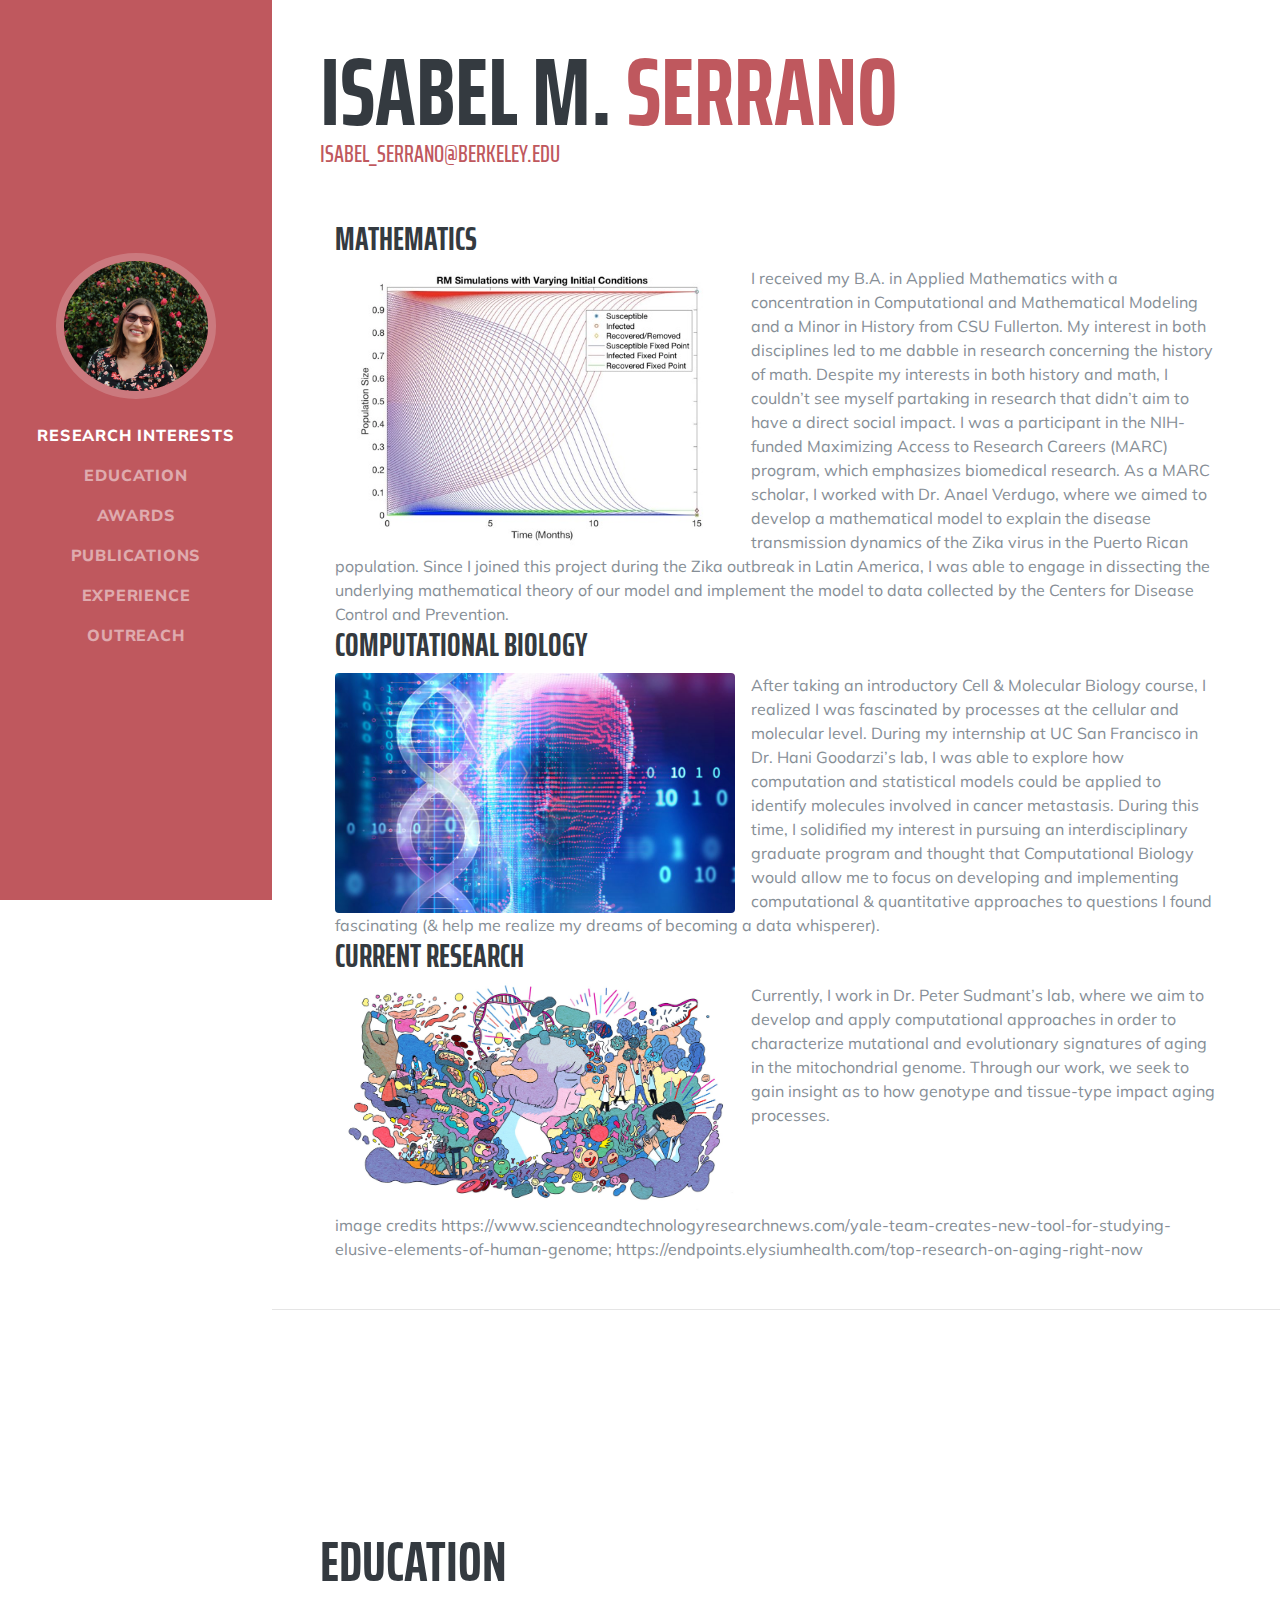
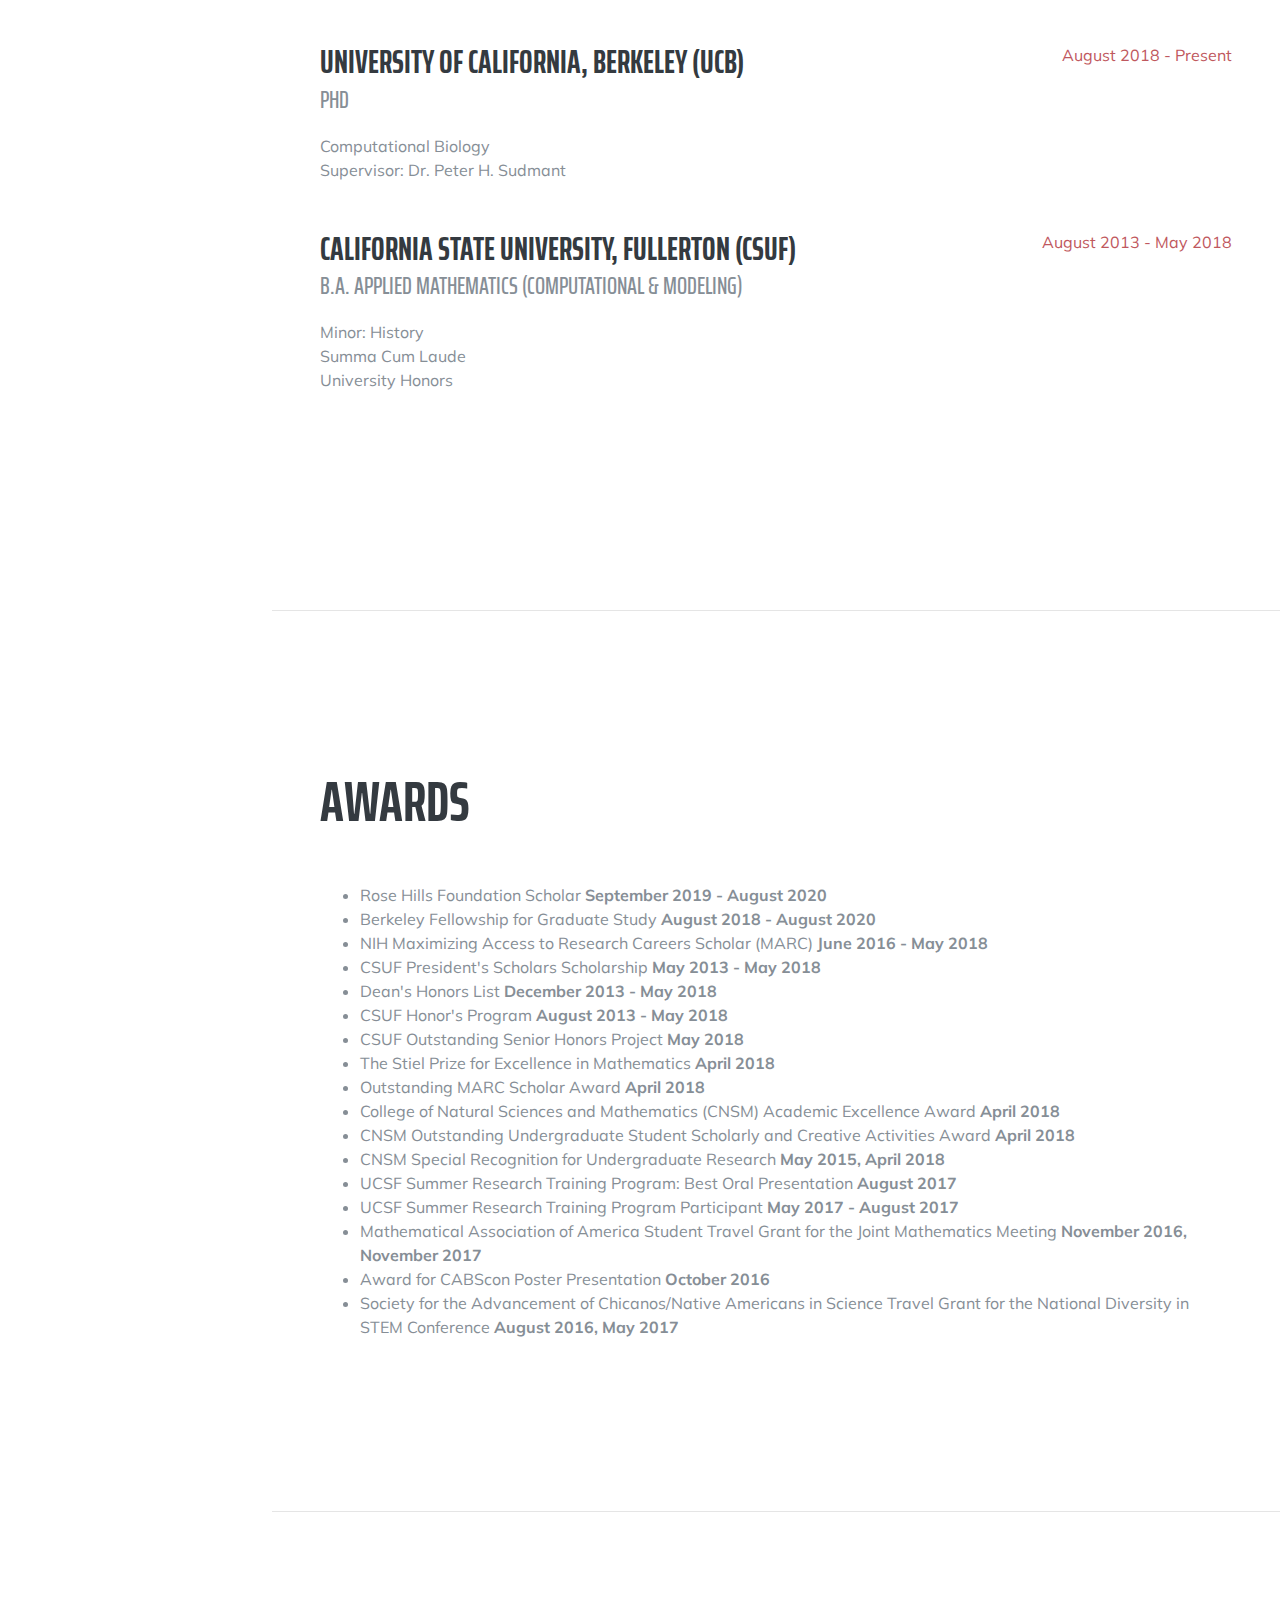
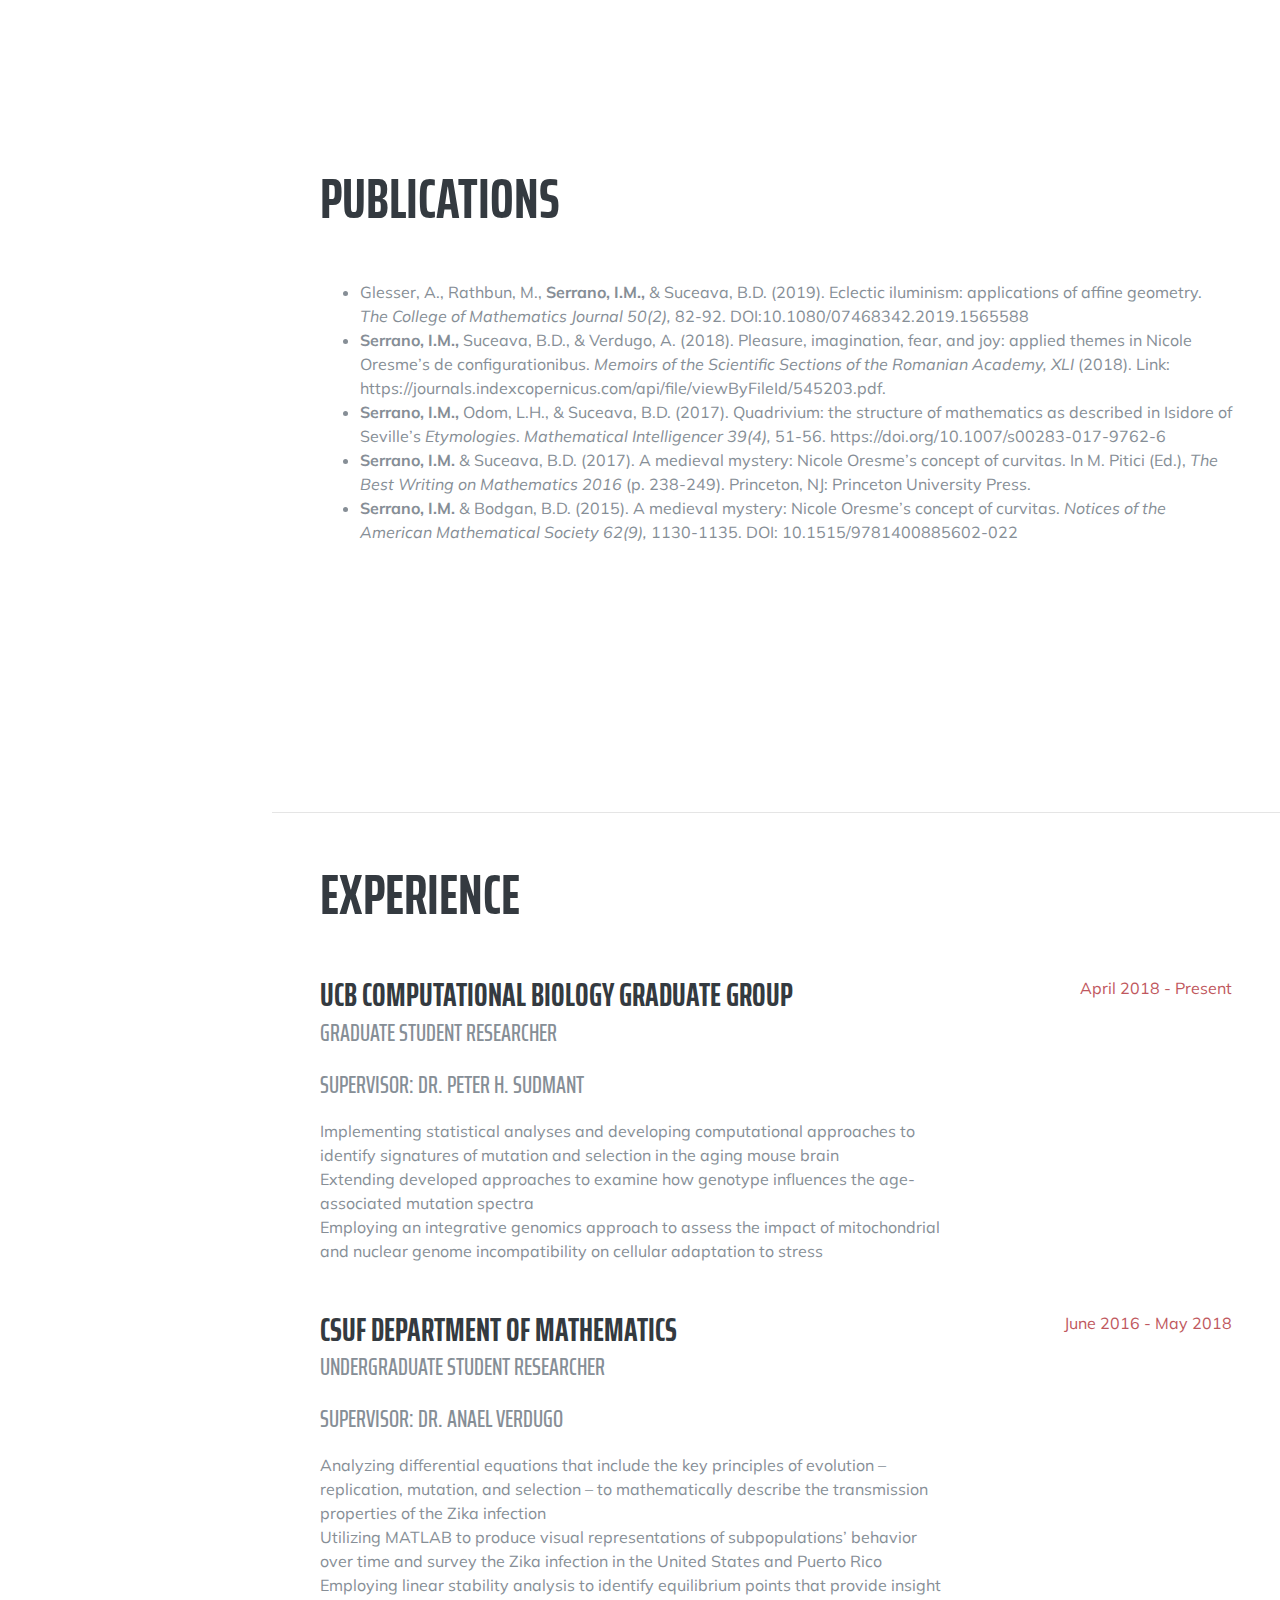
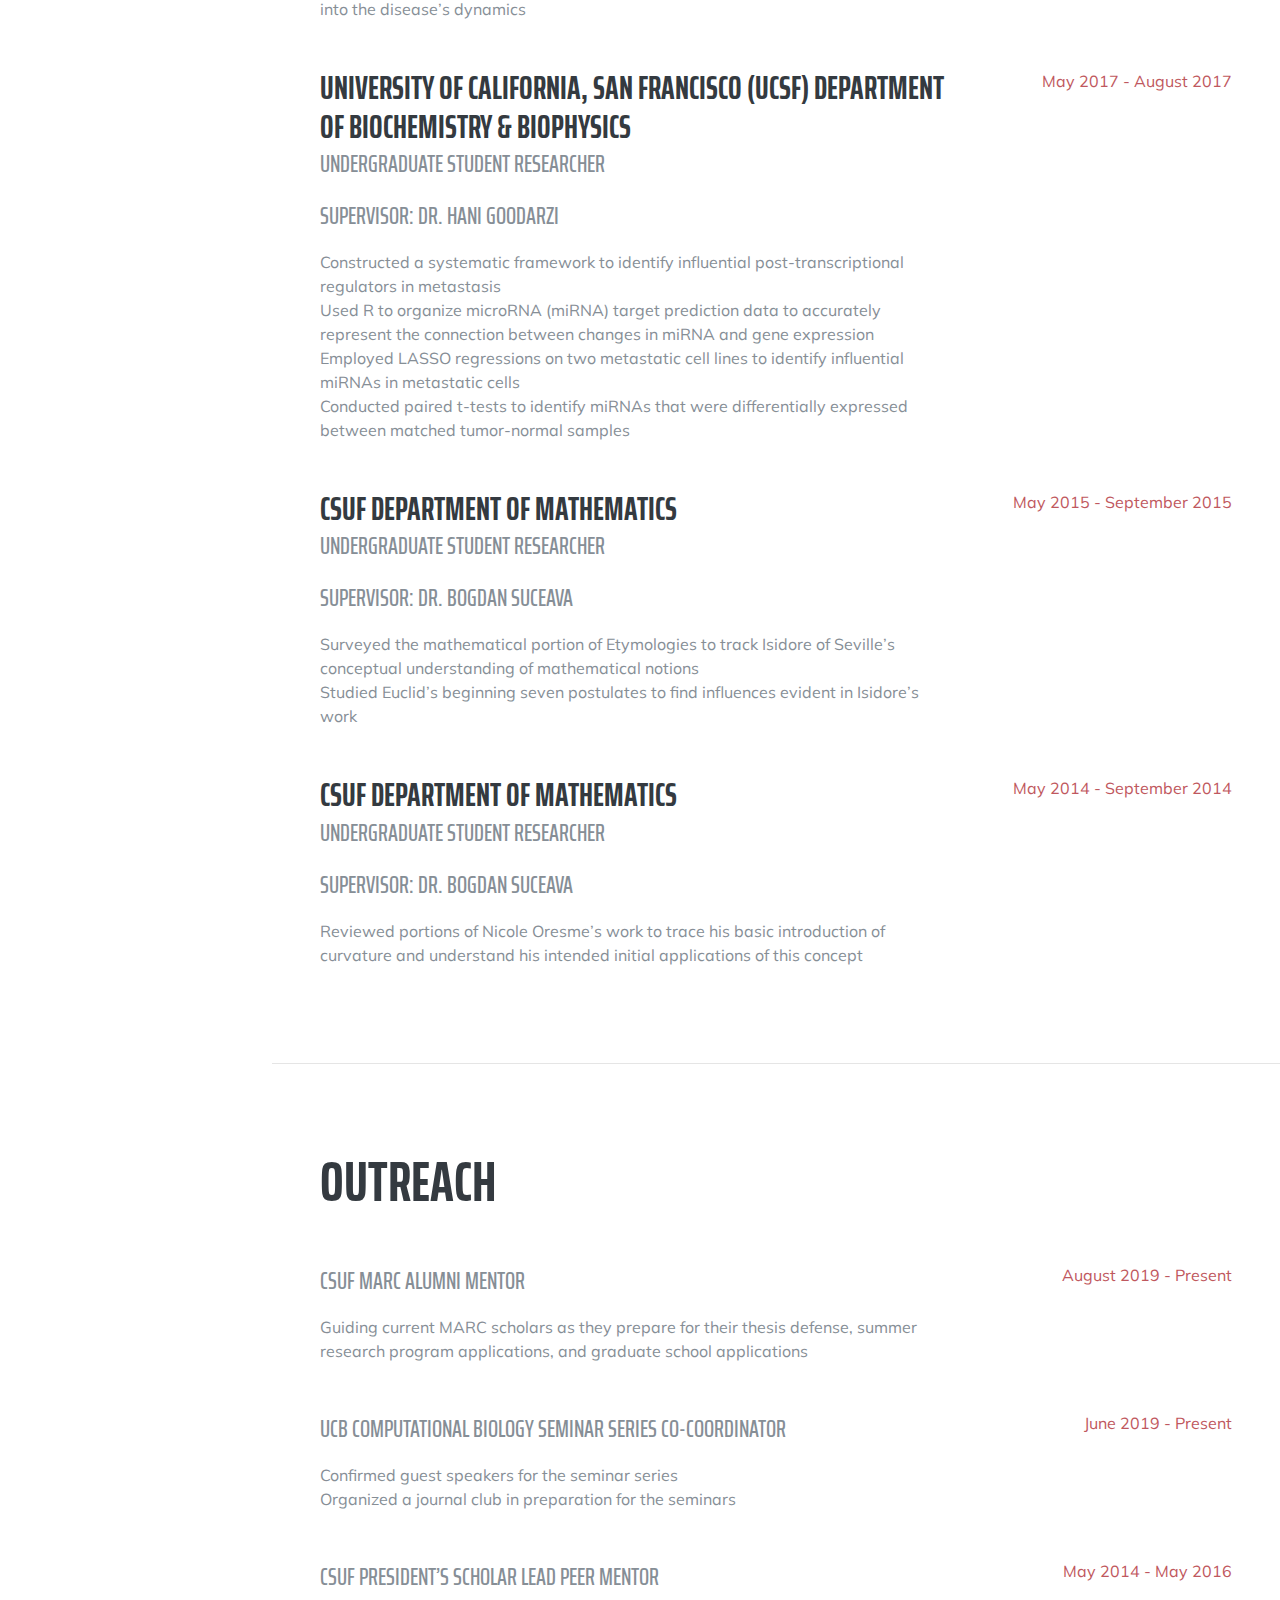
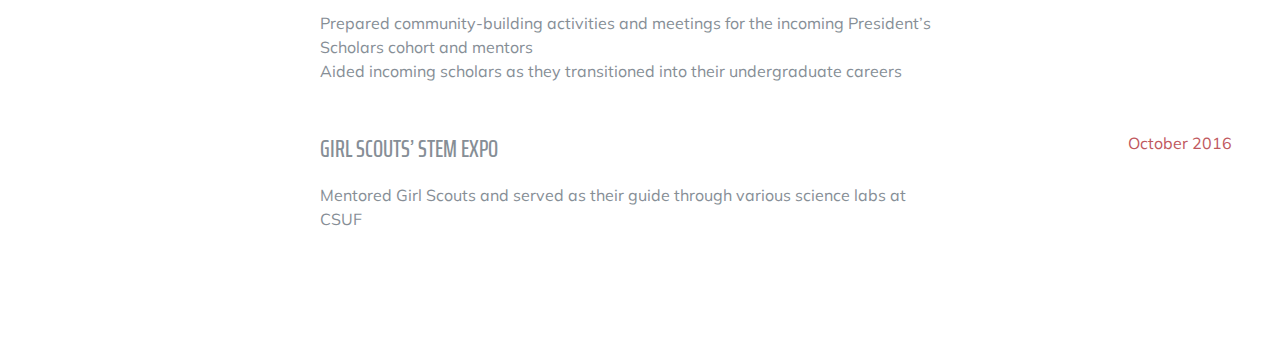
<file: index.html>
<!DOCTYPE html>
<html lang="en">

<head>

  <meta charset="utf-8">
  <meta name="viewport" content="width=device-width, initial-scale=1, shrink-to-fit=no">
  <meta name="description" content="">
  <meta name="author" content="">

  <title>Resume - Isabel M. Serrano</title>

  <!-- Bootstrap core CSS -->
  <link href="vendor/bootstrap/css/bootstrap.css" rel="stylesheet">

  <!-- Custom fonts for this template -->
  <link href="https://fonts.googleapis.com/css?family=Saira+Extra+Condensed:500,700" rel="stylesheet">
  <link href="https://fonts.googleapis.com/css?family=Muli:400,400i,800,800i" rel="stylesheet">
  <link href="vendor/fontawesome-free/css/all.min.css" rel="stylesheet">

  <!-- Custom styles for this template -->
  <link href="css/resume.css" rel="stylesheet">

</head>

<body id="page-top">

  <nav class="navbar navbar-expand-lg navbar-dark bg-primary fixed-top" id="sideNav">
    <a class="navbar-brand js-scroll-trigger" href="#page-top">
      <span class="d-block d-lg-none">Isabel M. Serrano</span>
      <span class="d-none d-lg-block">
        <img class="img-fluid img-profile rounded-circle mx-auto mb-2" src="img/profile.jpg" alt="">
      </span>
    </a>
    <button class="navbar-toggler" type="button" data-toggle="collapse" data-target="#navbarSupportedContent" aria-controls="navbarSupportedContent" aria-expanded="false" aria-label="Toggle navigation">
      <span class="navbar-toggler-icon"></span>
    </button>
    <div class="collapse navbar-collapse" id="navbarSupportedContent">
      <ul class="navbar-nav">
        <li class="nav-item">
          <a class="nav-link js-scroll-trigger" href="#about">Research Interests</a>
        </li>
        <li class="nav-item">
          <a class="nav-link js-scroll-trigger" href="#education">Education</a>
        </li>
        <li class="nav-item">
          <a class="nav-link js-scroll-trigger" href="#awards">Awards</a>
        </li>
        <li class="nav-item">
          <a class="nav-link js-scroll-trigger" href="#publications">Publications</a>
        </li>
        <li class="nav-item">
          <a class="nav-link js-scroll-trigger" href="#experience">Experience</a>
        </li>
        <li class="nav-item">
          <a class="nav-link js-scroll-trigger" href="#outreach">Outreach</a>
        </li>
      </ul>
    </div>
  </nav>

  <div class="container-fluid p-0">

    <section class="resume-section p-3 p-lg-5 d-flex align-items-center" id="about">
      <div class="w-100">
        <h1 class="mb-0">Isabel M.
          <span class="text-primary">Serrano</span>
        </h1>
        <div class="subheading mb-5">
          <a href="mailto:name@email.com">isabel_serrano@berkeley.edu</a>
        </div> 
        
        <div class="container">
            <div class="row">
                <div class="col-xl-12">
                <h3> Mathematics </h3>
                <img class="mr-3 rounded float-left researchimg" src="./img/math.jpg">
                I received my B.A. in Applied Mathematics with a concentration in Computational and Mathematical Modeling and a Minor in History from CSU Fullerton. My interest in both disciplines led to me dabble in research concerning the history of math. Despite my interests in both history and math, I couldn’t see myself partaking in research that didn’t aim to have a direct social impact. I was a participant in the NIH-funded Maximizing Access to Research Careers (MARC) program, which emphasizes biomedical research. As a MARC scholar, I worked with Dr. Anael Verdugo, where we aimed to develop a mathematical model to explain the disease transmission dynamics of the Zika virus in the Puerto Rican population. Since I joined this project during the Zika outbreak in Latin America, I was able to engage in dissecting the underlying mathematical theory of our model and implement the model to data collected by the Centers for Disease Control and Prevention.
                </div> 
            </div> 
            
            <div class="row">
                <div class="col-xl-12">
                <h3> Computational Biology </h3>
                <img class="mr-3 rounded float-left researchimg" src="./img/Computation.jpg">
            After taking an introductory Cell &amp; Molecular Biology course, I realized I was fascinated by processes at the cellular and molecular level. During my internship at UC San Francisco in Dr. Hani Goodarzi’s lab, I was able to explore how computation and statistical models could be applied to identify molecules involved in cancer metastasis. During this time, I solidified my interest in pursuing an interdisciplinary graduate program and thought that Computational Biology would allow me to focus on developing and implementing computational &amp; quantitative approaches to questions I found fascinating (&amp; help me realize my dreams of becoming a data whisperer).
                </div> 
            </div> 
            
            <div class="row">
                <div class="col-xl-12">
                <h3> Current Research </h3>
                <img class="mr-3 rounded float-left researchimg" src="./img/Aging.jpg">
            Currently, I work in Dr. Peter Sudmant’s lab, where we aim to develop and apply computational approaches in order to characterize mutational and evolutionary signatures of aging in the mitochondrial genome. Through our work, we seek to gain insight as to how genotype and tissue-type impact aging processes.
                </div> 
            </div> 

            <div class="row">
                <div class="col-xl-12">
                    image credits https://www.scienceandtechnologyresearchnews.com/yale-team-creates-new-tool-for-studying-elusive-elements-of-human-genome; https://endpoints.elysiumhealth.com/top-research-on-aging-right-now

                </div> 
            </div> 

        </div> 

      </div> 



    </section>
    
     <hr class="m-0">

    <section class="resume-section p-3 p-lg-5 d-flex align-items-center" id="education">
      <div class="w-100">
        <h2 class="mb-5">Education</h2>

        <div class="resume-item d-flex flex-column flex-md-row justify-content-between mb-5">
          <div class="resume-content">
            <h3 class="mb-0">University of California, Berkeley (UCB)</h3>
            <div class="subheading mb-3">PhD</div>
            <div>Computational Biology</div>
            <div>Supervisor: Dr. Peter H. Sudmant</div>
          </div>
          <div class="resume-date text-md-right">
            <span class="text-primary">August 2018 - Present</span>
          </div>
        </div>

        <div class="resume-item d-flex flex-column flex-md-row justify-content-between">
          <div class="resume-content">
            <h3 class="mb-0">California State University, Fullerton (CSUF)</h3>
            <div class="subheading mb-3">B.A. Applied Mathematics (Computational & Modeling)</div>
            <div> Minor: History</div>
            <div>Summa Cum Laude</div>
            <div>University Honors</div>
          </div>
          <div class="resume-date text-md-right">
            <span class="text-primary">August 2013 - May 2018</span>
          </div>
        </div>

      </div>
    </section>
    
     <hr class="m-0">

    <section class="resume-section p-3 p-lg-5 d-flex align-items-center" id="awards">
      <div class="w-100">
        <h2 class="mb-5">Awards</h2>
        <ul>
          <li>
            Rose Hills Foundation Scholar   <strong> September 2019 - August 2020 </strong>  </li>
          <li>
            Berkeley Fellowship for Graduate Study  <strong> August 2018 - August 2020 </strong> </li>
          <li>
            NIH Maximizing Access to Research Careers Scholar (MARC)   <strong> June 2016 - May 2018</strong> </li>
          <li>
            CSUF President's Scholars Scholarship  <strong>  May 2013 - May 2018</strong> </li>
          <li>
            Dean's Honors List  <strong> December 2013 - May 2018</strong> </li>
          <li>
            CSUF Honor's Program <strong>  August 2013 - May 2018</strong> </li>
          <li>
            CSUF Outstanding Senior Honors Project  <strong> May 2018</strong> </li>
          <li>
            The Stiel Prize for Excellence in Mathematics   <strong> April 2018</strong> </li>
          <li>
            Outstanding MARC Scholar Award   <strong> April 2018</strong> </li>
          <li>
            College of Natural Sciences and Mathematics (CNSM) Academic Excellence Award  <strong> April 2018</strong> </li>
          <li>
            CNSM Outstanding Undergraduate Student Scholarly and Creative Activities Award   <strong> April 2018</strong> </li>
           <li>
            CNSM Special Recognition for Undergraduate Research   <strong> May 2015, April 2018</strong> </li>
           <li>
            UCSF Summer Research Training Program: Best Oral Presentation  <strong> August 2017</strong> </li>
           <li>
            UCSF Summer Research Training Program Participant   <strong> May 2017 - August 2017</strong> </li>
           <li>
            Mathematical Association of America Student Travel Grant for the Joint Mathematics Meeting   <strong> November 2016, November 2017</strong> </li>
           <li>
            Award for CABScon Poster Presentation <strong>October 2016</strong> </li>
           <li>
            Society for the Advancement of Chicanos/Native Americans in Science Travel Grant for the National Diversity in STEM Conference <strong>  August 2016, May 2017</strong> </li>
        </ul>
      </div>
    </section>
    
      <hr class="m-0">

    <section class="resume-section p-3 p-lg-5 d-flex align-items-center" id="publications">
      <div class="w-100">
        <h2 class="mb-5">Publications</h2>
        <ul>
          <li>
            Glesser, A., Rathbun, M., <strong>Serrano, I.M.,</strong> &amp; Suceava, B.D. (2019). Eclectic iluminism: applications of affine geometry. <i>The College of Mathematics Journal 50(2), </i> 82-92. DOI:10.1080/07468342.2019.1565588
 </li>
          <li>
           <strong>Serrano, I.M.,</strong> Suceava, B.D., &amp; Verdugo, A. (2018). Pleasure, imagination, fear, and joy: applied themes in Nicole Oresme’s de configurationibus. <i>Memoirs of the Scientific Sections of the Romanian Academy, XLI </i> (2018). Link: https://journals.indexcopernicus.com/api/file/viewByFileId/545203.pdf.
</li>
          <li>
         <strong>Serrano, I.M.,</strong> Odom, L.H., &amp; Suceava, B.D. (2017). Quadrivium: the structure of mathematics as described in Isidore of Seville’s <i>Etymologies</i>. <i>Mathematical Intelligencer 39(4),</i> 51-56. https://doi.org/10.1007/s00283-017-9762-6
</li>
          <li>
          <strong> Serrano, I.M. </strong> &amp; Suceava, B.D. (2017). A medieval mystery: Nicole Oresme’s concept of curvitas. In M. Pitici (Ed.), <i>The Best Writing on Mathematics 2016 </i> (p. 238-249). Princeton, NJ: Princeton University Press. 
</li>
          <li>
          <strong>Serrano, I.M. </strong> &amp; Bodgan, B.D. (2015). A medieval mystery: Nicole Oresme’s concept of curvitas. <i>Notices of the American Mathematical Society 62(9),</i> 1130-1135. DOI: 10.1515/9781400885602-022</li>
       
        </ul>
      </div>
    </section>

    <hr class="m-0">

    <section class="resume-section p-3 p-lg-5 d-flex justify-content-center" id="experience">
      <div class="w-100">
        <h2 class="mb-5">Experience</h2>

        <div class="resume-item d-flex flex-column flex-md-row justify-content-between mb-5">
          <div class="resume-content">
            <h3 class="mb-0">UCB Computational Biology Graduate Group</h3>
            <div class="subheading mb-3">Graduate Student Researcher</div>
            <div class="subheading mb-3">Supervisor: Dr. Peter H. Sudmant</div>
            <div> Implementing statistical analyses and developing computational approaches to identify signatures of mutation and selection in the aging mouse brain </div>
            <div> Extending developed approaches to examine how genotype influences the age-associated mutation spectra </div>
            <div> Employing an integrative genomics approach to assess the impact of mitochondrial and nuclear genome incompatibility on cellular adaptation to stress </div>
          </div>
          <div class="resume-date text-md-right">
            <span class="text-primary"> April 2018 - Present</span>
          </div>
        </div>

       <div class="resume-item d-flex flex-column flex-md-row justify-content-between mb-5">
          <div class="resume-content">
            <h3 class="mb-0">CSUF Department of Mathematics</h3>
            <div class="subheading mb-3">Undergraduate Student Researcher</div>
            <div class="subheading mb-3">Supervisor: Dr. Anael Verdugo</div>
            <div> Analyzing differential equations that include the key principles of evolution – replication, mutation, and selection – to mathematically describe the transmission properties of the Zika infection
 </div>
            <div> Utilizing MATLAB to produce visual representations of subpopulations’ behavior over time and survey the Zika infection in the United States and Puerto Rico</div>
            <div> Employing linear stability analysis to identify equilibrium points that provide insight into the disease’s dynamics </div>
          </div>
          <div class="resume-date text-md-right">
            <span class="text-primary"> June 2016 - May 2018</span>
          </div>
        </div>

        <div class="resume-item d-flex flex-column flex-md-row justify-content-between mb-5">
          <div class="resume-content">
            <h3 class="mb-0">University of California, San Francisco (UCSF) Department of Biochemistry &amp; Biophysics</h3>
            <div class="subheading mb-3">Undergraduate Student Researcher</div>
            <div class="subheading mb-3">Supervisor: Dr. Hani Goodarzi</div>
            <div> Constructed a systematic framework to identify influential post-transcriptional regulators in metastasis
 </div>
            <div> Used R to organize microRNA (miRNA) target prediction data to accurately represent the connection between changes in miRNA and gene expression  
</div>
            <div> Employed LASSO regressions on two metastatic cell lines to identify influential miRNAs in metastatic cells
 </div>
            <div> Conducted paired t-tests to identify miRNAs that were differentially expressed between matched tumor-normal samples
</div>
          </div>
          <div class="resume-date text-md-right">
            <span class="text-primary"> May 2017 - August 2017</span>
          </div>
        </div>
        
         <div class="resume-item d-flex flex-column flex-md-row justify-content-between mb-5">
          <div class="resume-content">
            <h3 class="mb-0">CSUF Department of Mathematics</h3>
            <div class="subheading mb-3">Undergraduate Student Researcher</div>
            <div class="subheading mb-3">Supervisor: Dr. Bogdan Suceava</div>
            <div> Surveyed the mathematical portion of Etymologies to track Isidore of Seville’s conceptual understanding of mathematical notions
 </div>
            <div> Studied Euclid’s beginning seven postulates to find influences evident in Isidore’s work
 </div>
          </div>
          <div class="resume-date text-md-right">
            <span class="text-primary"> May 2015 - September 2015</span>
          </div>
        </div>

     
            <div class="resume-item d-flex flex-column flex-md-row justify-content-between mb-5">
          <div class="resume-content">
            <h3 class="mb-0">CSUF Department of Mathematics</h3>
            <div class="subheading mb-3">Undergraduate Student Researcher</div>
            <div class="subheading mb-3">Supervisor: Dr. Bogdan Suceava</div>
            <div> Reviewed portions of Nicole Oresme’s work to trace his basic introduction of curvature and understand his intended initial applications of this concept 
 </div>
          </div>
          <div class="resume-date text-md-right">
            <span class="text-primary"> May 2014 - September 2014</span>
          </div>
        </div>
        

      </div>

    </section>
    
    
  <hr class="m-0">

    <section class="resume-section p-3 p-lg-5 d-flex align-items-center" id="outreach">
      <div class="w-100">
        <h2 class="mb-5">Outreach</h2>

        <div class="resume-item d-flex flex-column flex-md-row justify-content-between mb-5">
          <div class="resume-content">
            <div class="subheading mb-3">CSUF MARC Alumni Mentor</div>
            <div>Guiding current MARC scholars as they prepare for their thesis defense, summer research program applications, and graduate school applications</div>
          </div>
          <div class="resume-date text-md-right">
            <span class="text-primary">August 2019 - Present</span>
          </div>
        </div>
        
          <div class="resume-item d-flex flex-column flex-md-row justify-content-between mb-5">
          <div class="resume-content">
            <div class="subheading mb-3">UCB Computational Biology Seminar Series Co-Coordinator </div>
            <div>Confirmed guest speakers for the seminar series</div>
            <div>Organized a journal club in preparation for the seminars</div>
          </div>
          <div class="resume-date text-md-right">
            <span class="text-primary">June 2019 - Present</span>
          </div>
        </div>
        
          <div class="resume-item d-flex flex-column flex-md-row justify-content-between mb-5">
          <div class="resume-content">
            <div class="subheading mb-3">CSUF President’s Scholar Lead Peer Mentor </div>
            <div>Prepared community-building activities and meetings for the incoming President’s Scholars cohort and mentors</div>
            <div>Aided incoming scholars as they transitioned into their undergraduate careers</div>
          </div>
          <div class="resume-date text-md-right">
            <span class="text-primary">May 2014 - May 2016</span>
          </div>
        </div>
        
        <div class="resume-item d-flex flex-column flex-md-row justify-content-between mb-5">
          <div class="resume-content">
            <div class="subheading mb-3">Girl Scouts’ STEM Expo </div>
            <div>Mentored Girl Scouts and served as their guide through various science labs at CSUF</div>
          </div>
          <div class="resume-date text-md-right">
            <span class="text-primary">October 2016</span>
          </div>
        </div>

      </div>
    </section>

  </div>

  <!-- Bootstrap core JavaScript -->
  <script src="vendor/jquery/jquery.min.js"></script>
  <script src="vendor/bootstrap/js/bootstrap.bundle.min.js"></script>

  <!-- Plugin JavaScript -->
  <script src="vendor/jquery-easing/jquery.easing.min.js"></script>

  <!-- Custom scripts for this template -->
  <script src="js/resume.min.js"></script>

</body>

</html>
</file>
<file: css/resume.css>
/*!
 * Start Bootstrap - Resume v5.0.8 (https://startbootstrap.com/template-overviews/resume)
 * Copyright 2013-2019 Start Bootstrap
 * Licensed under MIT (https://github.com/BlackrockDigital/startbootstrap-resume/blob/master/LICENSE)
 */

body {
  font-family: 'Muli', -apple-system, BlinkMacSystemFont, 'Segoe UI', Roboto, 'Helvetica Neue', Arial, sans-serif, 'Apple Color Emoji', 'Segoe UI Emoji', 'Segoe UI Symbol', 'Noto Color Emoji';
  padding-top: 54px;
  color: #868e96;
}

@media (min-width: 992px) {
  body {
    padding-top: 0;
    padding-left: 17rem;
  }
}

h1,
h2,
h3,
h4,
h5,
h6 {
  font-family: 'Saira Extra Condensed', -apple-system, BlinkMacSystemFont, 'Segoe UI', Roboto, 'Helvetica Neue', Arial, sans-serif, 'Apple Color Emoji', 'Segoe UI Emoji', 'Segoe UI Symbol', 'Noto Color Emoji';
  font-weight: 700;
  text-transform: uppercase;
  color: #343a40;
}

h1 {
  font-size: 6rem;
  line-height: 5.5rem;
}

h2 {
  font-size: 3.5rem;
}

h3 {
  font-size: 2rem;
}

p.lead {
  font-size: 1.15rem;
  font-weight: 400;
}

.subheading {
  text-transform: uppercase;
  font-weight: 500;
  font-family: 'Saira Extra Condensed', -apple-system, BlinkMacSystemFont, 'Segoe UI', Roboto, 'Helvetica Neue', Arial, sans-serif, 'Apple Color Emoji', 'Segoe UI Emoji', 'Segoe UI Symbol', 'Noto Color Emoji';
  font-size: 1.5rem;
}

.social-icons a {
  display: inline-block;
  height: 3.5rem;
  width: 3.5rem;
  background-color: #495057;
  color: #fff !important;
  border-radius: 100%;
  text-align: center;
  font-size: 1.5rem;
  line-height: 3.5rem;
  margin-right: 1rem;
}

.social-icons a:last-child {
  margin-right: 0;
}

.social-icons a:hover {
  background-color: #BF585E;
}

.dev-icons {
  font-size: 3rem;
}

.dev-icons .list-inline-item i:hover {
  color: #BF585E;
}

#sideNav .navbar-nav .nav-item .nav-link {
  font-weight: 800;
  letter-spacing: 0.05rem;
  text-transform: uppercase;
}

#sideNav .navbar-toggler:focus {
  outline-color: #d48a6e;
}

@media (min-width: 992px) {
  #sideNav {
    text-align: center;
    position: fixed;
    top: 0;
    left: 0;
    display: flex;
    flex-direction: column;
    width: 17rem;
    height: 100vh;
  }
  #sideNav .navbar-brand {
    display: flex;
    margin: auto auto 0;
    padding: 0.5rem;
  }
  #sideNav .navbar-brand .img-profile {
    max-width: 10rem;
    max-height: 10rem;
    border: 0.5rem solid rgba(255, 255, 255, 0.2);
  }
  #sideNav .navbar-collapse {
    display: flex;
    align-items: flex-start;
    flex-grow: 0;
    width: 100%;
    margin-bottom: auto;
  }
  #sideNav .navbar-collapse .navbar-nav {
    flex-direction: column;
    width: 100%;
  }
  #sideNav .navbar-collapse .navbar-nav .nav-item {
    display: block;
  }
  #sideNav .navbar-collapse .navbar-nav .nav-item .nav-link {
    display: block;
  }
}

section.resume-section {
  padding-top: 5rem !important;
  padding-bottom: 5rem !important;
  max-width: 75rem;
}

section.resume-section .resume-item .resume-date {
  min-width: none;
}

@media (min-width: 768px) {
  section.resume-section {
    min-height: 100vh;
  }
  section.resume-section .resume-item .resume-date {
    min-width: 18rem;
  }
}

@media (min-width: 992px) {
  section.resume-section {
    padding-top: 3rem !important;
    padding-bottom: 3rem !important;
  }
}

.bg-primary {
  background-color: #BF585E !important;
}

.text-primary {
  color: #BF585E !important;
}

a {
  color: #BF585E;
}

a:hover, a:focus, a:active {
  color: #BF585E;
}

.researchimg {
    max-width: 400px;
}
</file>
